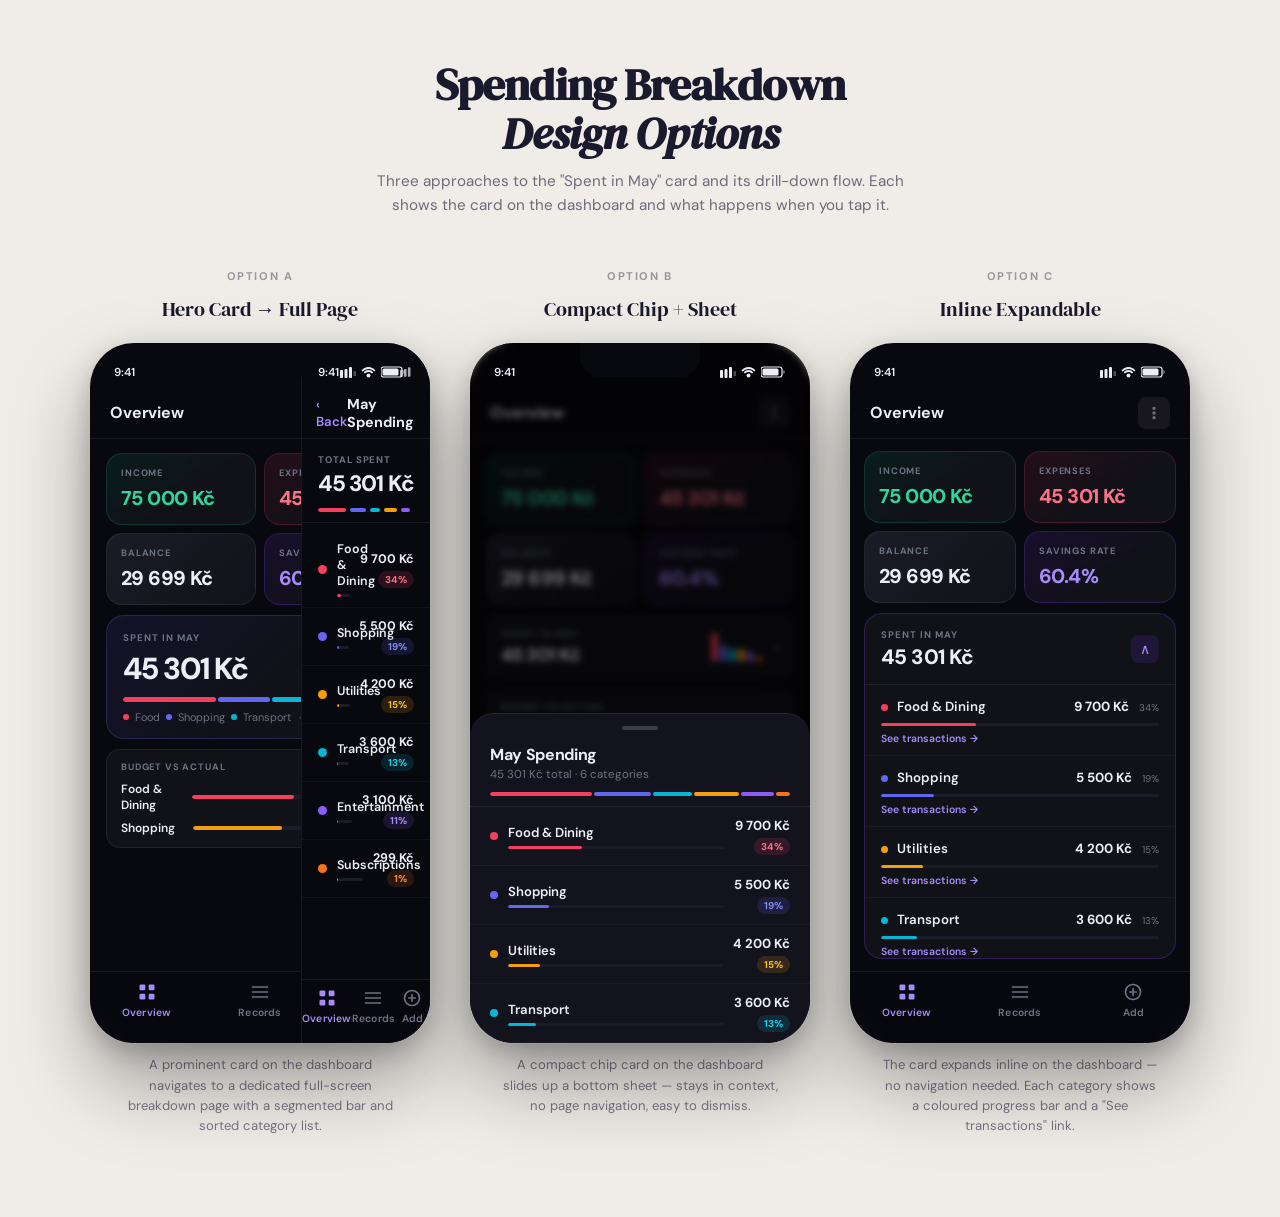
<file: design-options.html>
<!DOCTYPE html>
<html lang="en">
<head>
<meta charset="UTF-8">
<meta name="viewport" content="width=device-width, initial-scale=1.0">
<title>Spending Breakdown — Design Options</title>
<link rel="preconnect" href="https://fonts.googleapis.com">
<link href="https://fonts.googleapis.com/css2?family=DM+Serif+Display:ital@0;1&family=DM+Sans:wght@300;400;500;600;700&display=swap" rel="stylesheet">
<style>
  *, *::before, *::after { box-sizing: border-box; margin: 0; padding: 0; }

  body {
    font-family: 'DM Sans', sans-serif;
    background: #f0ede8;
    min-height: 100vh;
    padding: 60px 24px 80px;
  }

  .page-title {
    text-align: center;
    margin-bottom: 12px;
  }
  .page-title h1 {
    font-family: 'DM Serif Display', serif;
    font-size: clamp(1.8rem, 4vw, 2.8rem);
    color: #1a1a2e;
    letter-spacing: -0.02em;
    line-height: 1.1;
  }
  .page-title p {
    margin-top: 10px;
    color: #6b6b7a;
    font-size: 0.95rem;
    max-width: 540px;
    margin-inline: auto;
    line-height: 1.6;
  }

  .options-row {
    display: flex;
    gap: 40px;
    justify-content: center;
    flex-wrap: wrap;
    margin-top: 52px;
    align-items: flex-start;
  }

  .option {
    display: flex;
    flex-direction: column;
    align-items: center;
    gap: 20px;
  }

  .option-label {
    font-size: 0.7rem;
    font-weight: 700;
    letter-spacing: 0.14em;
    text-transform: uppercase;
    color: #9b95a0;
  }

  .option-title {
    font-family: 'DM Serif Display', serif;
    font-size: 1.25rem;
    color: #1a1a2e;
    text-align: center;
    margin-top: -8px;
  }

  .option-desc {
    font-size: 0.82rem;
    color: #7a7585;
    text-align: center;
    max-width: 280px;
    line-height: 1.55;
    margin-top: -8px;
  }

  /* ── Phone frame ─────────────────────────────────────────────── */
  .phone {
    width: 340px;
    height: 700px;
    background: #08080f;
    border-radius: 44px;
    overflow: hidden;
    position: relative;
    box-shadow:
      0 0 0 1px rgba(255,255,255,0.08),
      0 40px 80px rgba(0,0,0,0.35),
      0 8px 24px rgba(0,0,0,0.2);
    flex-shrink: 0;
  }

  /* notch */
  .phone::before {
    content: '';
    position: absolute;
    top: 0; left: 50%; transform: translateX(-50%);
    width: 120px; height: 34px;
    background: #08080f;
    border-radius: 0 0 20px 20px;
    z-index: 100;
  }

  /* status bar time */
  .status-bar {
    display: flex;
    align-items: center;
    justify-content: space-between;
    padding: 14px 24px 0;
    font-size: 0.72rem;
    font-weight: 600;
    color: #ededf5;
    position: relative;
    z-index: 99;
    height: 44px;
  }

  .status-icons {
    display: flex;
    gap: 5px;
    align-items: center;
  }

  .status-bar svg { display: block; }

  /* app chrome */
  .app-header {
    height: 52px;
    display: flex;
    align-items: center;
    justify-content: space-between;
    padding: 0 20px;
    border-bottom: 1px solid rgba(255,255,255,0.07);
  }
  .app-header-title {
    font-size: 1rem;
    font-weight: 700;
    color: #ededf5;
    letter-spacing: -0.01em;
  }
  .app-header-icon {
    width: 32px; height: 32px;
    border-radius: 8px;
    background: rgba(255,255,255,0.06);
    display: flex; align-items: center; justify-content: center;
  }
  .app-header-back {
    display: flex; align-items: center; gap: 4px;
    color: #a78bfa; font-size: 0.82rem; font-weight: 600;
    cursor: pointer;
  }

  .bottom-nav {
    position: absolute;
    bottom: 0; left: 0; right: 0;
    height: 72px;
    background: rgba(8,8,15,0.96);
    border-top: 1px solid rgba(255,255,255,0.07);
    display: flex;
    align-items: flex-start;
    padding-top: 10px;
    backdrop-filter: blur(12px);
  }
  .nav-item {
    flex: 1;
    display: flex;
    flex-direction: column;
    align-items: center;
    gap: 4px;
    font-size: 0.65rem;
    font-weight: 600;
    color: #6b7280;
    letter-spacing: 0.02em;
  }
  .nav-item.active { color: #a78bfa; }
  .nav-item svg { display: block; }

  .scroll-area {
    overflow: hidden;
    height: calc(700px - 44px - 52px - 72px);
    display: flex;
    flex-direction: column;
    gap: 12px;
    padding: 14px 16px;
  }

  /* ── App design tokens ────────────────────────────────────────── */
  :root {
    --bg:        #08080f;
    --surface:   #111118;
    --surface-2: #1c1c28;
    --surface-3: #252535;
    --border:    rgba(255,255,255,0.07);
    --primary:   #7c3aed;
    --primary-2: #6366f1;
    --green:     #10b981;
    --red:       #f43f5e;
    --yellow:    #f59e0b;
    --text:      #ededf5;
    --muted:     #6b7280;
  }

  /* ── Summary cards (shared) ──────────────────────────────────── */
  .summary-grid {
    display: grid;
    grid-template-columns: 1fr 1fr;
    gap: 8px;
  }
  .summary-card {
    border-radius: 16px;
    padding: 13px 14px;
    border: 1px solid var(--border);
    background: var(--surface);
  }
  .card-label {
    font-size: 0.58rem;
    font-weight: 700;
    color: var(--muted);
    text-transform: uppercase;
    letter-spacing: 0.09em;
    margin-bottom: 6px;
  }
  .card-value {
    font-size: 1.25rem;
    font-weight: 800;
    letter-spacing: -0.03em;
    color: var(--text);
  }
  .card-income .card-value   { color: #34d399; }
  .card-expense .card-value  { color: #fb7185; }
  .card-income  { background: linear-gradient(145deg, rgba(16,185,129,0.12), var(--surface) 60%); border-color: rgba(16,185,129,0.2); }
  .card-expense { background: linear-gradient(145deg, rgba(244,63,94,0.12), var(--surface) 60%); border-color: rgba(244,63,94,0.2); }
  .card-balance { background: linear-gradient(135deg, var(--surface-2), var(--surface)); }
  .card-savings { background: linear-gradient(145deg, rgba(124,58,237,0.14), var(--surface) 60%); border-color: rgba(124,58,237,0.25); }
  .card-savings .card-value  { color: #a78bfa; }

  /* ── Category data ───────────────────────────────────────────── */
  /* colors: Food=pink, Shopping=indigo, Utilities=yellow, Transport=cyan, Entertainment=purple, Subs=orange */

  /* ═══════════════════════════════════════════════════════════════
     OPTION A
  ═══════════════════════════════════════════════════════════════ */
  .opt-a-card {
    background: var(--surface);
    border: 1px solid var(--border);
    border-radius: 18px;
    padding: 14px 16px;
    cursor: pointer;
    transition: border-color 0.15s;
  }
  .opt-a-card-header {
    display: flex;
    justify-content: space-between;
    align-items: baseline;
    margin-bottom: 10px;
  }
  .opt-a-card-label {
    font-size: 0.6rem;
    font-weight: 700;
    color: var(--muted);
    text-transform: uppercase;
    letter-spacing: 0.1em;
  }
  .opt-a-card-hint {
    font-size: 0.68rem;
    color: #a78bfa;
    font-weight: 600;
  }
  .opt-a-amount {
    font-size: 1.9rem;
    font-weight: 800;
    letter-spacing: -0.04em;
    color: var(--text);
    line-height: 1;
    margin-bottom: 12px;
  }
  .opt-a-bar {
    height: 5px;
    border-radius: 99px;
    overflow: hidden;
    display: flex;
    gap: 2px;
    margin-bottom: 8px;
  }
  .opt-a-bar-seg { height: 100%; border-radius: 99px; }
  .opt-a-categories-hint {
    font-size: 0.68rem;
    color: var(--muted);
    display: flex;
    align-items: center;
    gap: 6px;
  }
  .opt-a-dot { width: 6px; height: 6px; border-radius: 50%; display: inline-block; }

  /* breakdown page */
  .breakdown-page {
    position: absolute;
    inset: 0;
    background: var(--bg);
    z-index: 50;
    display: flex;
    flex-direction: column;
  }
  .breakdown-total-row {
    padding: 14px 16px 10px;
    border-bottom: 1px solid var(--border);
  }
  .breakdown-total-label {
    font-size: 0.6rem;
    font-weight: 700;
    color: var(--muted);
    text-transform: uppercase;
    letter-spacing: 0.1em;
    margin-bottom: 3px;
  }
  .breakdown-total-amount {
    font-size: 1.7rem;
    font-weight: 800;
    letter-spacing: -0.04em;
    color: var(--text);
  }
  .breakdown-total-bar {
    height: 4px;
    border-radius: 99px;
    overflow: hidden;
    display: flex;
    gap: 2px;
    margin-top: 10px;
  }

  .cat-list { flex: 1; overflow: hidden; padding: 8px 0; }
  .cat-row {
    display: flex;
    align-items: center;
    gap: 10px;
    padding: 10px 16px;
    border-bottom: 1px solid rgba(255,255,255,0.04);
    cursor: pointer;
  }
  .cat-dot { width: 9px; height: 9px; border-radius: 50%; flex-shrink: 0; }
  .cat-info { flex: 1; min-width: 0; }
  .cat-name { font-size: 0.85rem; font-weight: 600; color: var(--text); }
  .cat-bar-wrap { height: 3px; background: var(--surface-2); border-radius: 99px; margin-top: 5px; overflow: hidden; }
  .cat-bar-fill { height: 100%; border-radius: 99px; }
  .cat-right { text-align: right; flex-shrink: 0; }
  .cat-amount { font-size: 0.85rem; font-weight: 700; color: var(--text); }
  .cat-pct {
    font-size: 0.65rem;
    font-weight: 700;
    padding: 2px 7px;
    border-radius: 99px;
    margin-top: 4px;
    display: inline-block;
  }

  /* ═══════════════════════════════════════════════════════════════
     OPTION B — Bottom Sheet
  ═══════════════════════════════════════════════════════════════ */
  .opt-b-chip {
    background: var(--surface);
    border: 1px solid var(--border);
    border-radius: 14px;
    padding: 11px 14px;
    display: flex;
    align-items: center;
    gap: 12px;
    cursor: pointer;
  }
  .opt-b-chip-left { flex: 1; min-width: 0; }
  .opt-b-chip-label {
    font-size: 0.6rem;
    font-weight: 700;
    color: var(--muted);
    text-transform: uppercase;
    letter-spacing: 0.1em;
    margin-bottom: 3px;
  }
  .opt-b-chip-amount {
    font-size: 1.15rem;
    font-weight: 800;
    letter-spacing: -0.03em;
    color: var(--text);
  }
  .opt-b-mini-bar {
    width: 52px;
    height: 28px;
    display: flex;
    align-items: flex-end;
    gap: 2px;
    flex-shrink: 0;
  }
  .opt-b-mini-seg {
    flex: 1;
    border-radius: 3px 3px 0 0;
    min-height: 4px;
  }
  .opt-b-chip-arrow { color: #a78bfa; font-size: 1rem; font-weight: 300; }

  /* bottom sheet overlay */
  .sheet-overlay {
    position: absolute;
    inset: 0;
    z-index: 50;
    background: rgba(0,0,0,0.55);
    backdrop-filter: blur(3px);
  }
  .sheet-panel {
    position: absolute;
    bottom: 0; left: 0; right: 0;
    background: #13131e;
    border-radius: 24px 24px 0 0;
    border-top: 1px solid rgba(255,255,255,0.08);
    padding-bottom: 0;
    max-height: 76%;
    display: flex;
    flex-direction: column;
  }
  .sheet-handle {
    width: 36px; height: 4px;
    background: rgba(255,255,255,0.18);
    border-radius: 99px;
    margin: 12px auto 0;
    flex-shrink: 0;
  }
  .sheet-title-row {
    padding: 14px 20px 10px;
    border-bottom: 1px solid var(--border);
    flex-shrink: 0;
  }
  .sheet-title {
    font-size: 1rem;
    font-weight: 700;
    color: var(--text);
    letter-spacing: -0.02em;
  }
  .sheet-subtitle {
    font-size: 0.72rem;
    color: var(--muted);
    margin-top: 2px;
  }
  .sheet-cat-list { overflow: hidden; flex: 1; }
  .sheet-cat-row {
    display: flex;
    align-items: center;
    gap: 10px;
    padding: 10px 20px;
    border-bottom: 1px solid rgba(255,255,255,0.04);
  }

  /* ═══════════════════════════════════════════════════════════════
     OPTION C — Inline Expandable
  ═══════════════════════════════════════════════════════════════ */
  .opt-c-card {
    background: var(--surface);
    border: 1px solid rgba(124,58,237,0.3);
    border-radius: 18px;
    overflow: hidden;
    cursor: pointer;
  }
  .opt-c-header {
    display: flex;
    align-items: center;
    justify-content: space-between;
    padding: 14px 16px;
  }
  .opt-c-header-left { display: flex; flex-direction: column; gap: 2px; }
  .opt-c-header-label {
    font-size: 0.6rem;
    font-weight: 700;
    color: var(--muted);
    text-transform: uppercase;
    letter-spacing: 0.1em;
  }
  .opt-c-header-amount {
    font-size: 1.3rem;
    font-weight: 800;
    letter-spacing: -0.03em;
    color: var(--text);
  }
  .opt-c-chevron {
    width: 28px; height: 28px;
    border-radius: 8px;
    background: rgba(124,58,237,0.15);
    display: flex; align-items: center; justify-content: center;
    color: #a78bfa;
    font-size: 0.9rem;
  }
  .opt-c-divider { height: 1px; background: rgba(255,255,255,0.06); }
  .opt-c-cat-row {
    padding: 10px 16px;
    border-bottom: 1px solid rgba(255,255,255,0.04);
  }
  .opt-c-cat-row:last-child { border-bottom: none; }
  .opt-c-cat-top {
    display: flex;
    justify-content: space-between;
    align-items: baseline;
    margin-bottom: 7px;
  }
  .opt-c-cat-name { font-size: 0.83rem; font-weight: 600; color: var(--text); }
  .opt-c-cat-right { text-align: right; }
  .opt-c-cat-amount { font-size: 0.83rem; font-weight: 700; color: var(--text); }
  .opt-c-cat-pct { font-size: 0.62rem; color: var(--muted); margin-left: 6px; }
  .opt-c-prog { height: 3px; background: var(--surface-2); border-radius: 99px; overflow: hidden; }
  .opt-c-prog-fill { height: 100%; border-radius: 99px; }
  .opt-c-see-all {
    font-size: 0.65rem;
    font-weight: 600;
    color: #a78bfa;
    margin-top: 6px;
    display: block;
  }

  /* ── Responsive ───────────────────────────────────────────────── */
  @media (max-width: 1100px) {
    .options-row { gap: 28px; }
  }
  @media (max-width: 760px) {
    .phone { width: 300px; height: 620px; }
    .opt-a-amount { font-size: 1.5rem; }
    .options-row { gap: 40px; }
  }
</style>
</head>
<body>

<div class="page-title">
  <h1>Spending Breakdown<br><em>Design Options</em></h1>
  <p>Three approaches to the "Spent in May" card and its drill-down flow. Each shows the card on the dashboard and what happens when you tap it.</p>
</div>

<div class="options-row">

  <!-- ══════════════════════ OPTION A ══════════════════════ -->
  <div class="option">
    <span class="option-label">Option A</span>
    <div class="option-title">Hero Card → Full Page</div>

    <div class="phone">
      <!-- Status bar -->
      <div class="status-bar">
        <span>9:41</span>
        <div class="status-icons">
          <svg width="16" height="11" viewBox="0 0 16 11" fill="#ededf5"><rect x="0" y="3" width="3" height="8" rx="1"/><rect x="4.5" y="2" width="3" height="9" rx="1"/><rect x="9" y="0" width="3" height="11" rx="1"/><rect x="13.5" y="4" width="2.5" height="5" rx="0.5" opacity=".3"/></svg>
          <svg width="15" height="11" viewBox="0 0 15 11" fill="#ededf5"><path d="M7.5 2C9.8 2 11.9 3 13.3 4.6l1.2-1.2A9.5 9.5 0 007.5 0a9.5 9.5 0 00-7 3.4L1.7 4.6A7.5 7.5 0 017.5 2z"/><path d="M7.5 5c1.4 0 2.7.6 3.6 1.5l1.2-1.2A6.5 6.5 0 007.5 3 6.5 6.5 0 002.7 5.3l1.2 1.2A4.5 4.5 0 017.5 5z"/><circle cx="7.5" cy="8.5" r="2"/></svg>
          <svg width="25" height="12" viewBox="0 0 25 12" fill="none"><rect x="0" y="1" width="21" height="10" rx="2.5" stroke="#ededf5" stroke-width="1.2"/><rect x="1.5" y="2.5" width="16" height="7" rx="1.5" fill="#ededf5"/><path d="M22 4v4a2 2 0 000-4z" fill="#ededf5" opacity=".4"/></svg>
        </div>
      </div>

      <!-- App header -->
      <div class="app-header">
        <span class="app-header-title">Overview</span>
        <div class="app-header-icon">
          <svg viewBox="0 0 24 24" width="16" height="16" fill="none" stroke="#6b7280" stroke-width="2"><circle cx="12" cy="5" r="1.5" fill="#6b7280"/><circle cx="12" cy="12" r="1.5" fill="#6b7280"/><circle cx="12" cy="19" r="1.5" fill="#6b7280"/></svg>
        </div>
      </div>

      <!-- Dashboard content -->
      <div class="scroll-area" style="gap:10px;">
        <!-- Summary grid -->
        <div class="summary-grid">
          <div class="summary-card card-income">
            <div class="card-label">Income</div>
            <div class="card-value">75 000 Kč</div>
          </div>
          <div class="summary-card card-expense">
            <div class="card-label">Expenses</div>
            <div class="card-value">45 301 Kč</div>
          </div>
          <div class="summary-card card-balance">
            <div class="card-label">Balance</div>
            <div class="card-value">29 699 Kč</div>
          </div>
          <div class="summary-card card-savings">
            <div class="card-label">Savings Rate</div>
            <div class="card-value">60.4%</div>
          </div>
        </div>

        <!-- ★ SPENT IN MAY HERO CARD ★ -->
        <div class="opt-a-card" style="background: linear-gradient(135deg, rgba(99,102,241,0.12) 0%, #111118 60%); border-color: rgba(99,102,241,0.25);">
          <div class="opt-a-card-header">
            <span class="opt-a-card-label">Spent in May</span>
            <span class="opt-a-card-hint">6 categories →</span>
          </div>
          <div class="opt-a-amount">45 301 Kč</div>
          <!-- Segmented bar -->
          <div class="opt-a-bar">
            <div class="opt-a-bar-seg" style="width:34%; background:#f43f5e;"></div>
            <div class="opt-a-bar-seg" style="width:19%; background:#6366f1;"></div>
            <div class="opt-a-bar-seg" style="width:13%; background:#06b6d4;"></div>
            <div class="opt-a-bar-seg" style="width:15%; background:#f59e0b;"></div>
            <div class="opt-a-bar-seg" style="width:11%; background:#8b5cf6;"></div>
            <div class="opt-a-bar-seg" style="flex:1; background:#f97316;"></div>
          </div>
          <div class="opt-a-categories-hint">
            <span class="opt-a-dot" style="background:#f43f5e;"></span> Food
            <span class="opt-a-dot" style="background:#6366f1;"></span> Shopping
            <span class="opt-a-dot" style="background:#06b6d4;"></span> Transport
            <span style="color:#6b7280;margin-left:2px;">+3 more</span>
          </div>
        </div>

        <!-- Budget strip -->
        <div style="background:#111118; border:1px solid rgba(255,255,255,0.07); border-radius:14px; padding:11px 14px;">
          <div style="font-size:0.58rem;font-weight:700;color:#6b7280;text-transform:uppercase;letter-spacing:.09em;margin-bottom:8px;">Budget vs Actual</div>
          <div style="display:flex;flex-direction:column;gap:7px;">
            <div style="display:flex;justify-content:space-between;align-items:center;gap:8px;font-size:0.75rem;">
              <span style="color:#ededf5;font-weight:600;flex:1;">Food & Dining</span>
              <div style="flex:2;height:4px;background:#1c1c28;border-radius:99px;overflow:hidden;"><div style="width:81%;height:100%;background:#f43f5e;border-radius:99px;"></div></div>
              <span style="color:#6b7280;font-size:0.65rem;white-space:nowrap;">9 700 / 12 000</span>
            </div>
            <div style="display:flex;justify-content:space-between;align-items:center;gap:8px;font-size:0.75rem;">
              <span style="color:#ededf5;font-weight:600;flex:1;">Shopping</span>
              <div style="flex:2;height:4px;background:#1c1c28;border-radius:99px;overflow:hidden;"><div style="width:69%;height:100%;background:#f59e0b;border-radius:99px;"></div></div>
              <span style="color:#6b7280;font-size:0.65rem;white-space:nowrap;">5 500 / 8 000</span>
            </div>
          </div>
        </div>
      </div>

      <!-- breakdown page overlay — SHOWN SIDE BY SIDE as "next screen" via absolute + shifted right -->
      <!-- We show it as peeking out from the right edge to imply navigation -->
      <div class="breakdown-page" style="left:62%; border-left:1px solid rgba(255,255,255,0.06); display:flex; flex-direction:column;">
        <div style="height:44px; display:flex; align-items:center; padding:14px 16px 0; font-size:0.72rem; font-weight:600; color:#ededf5;">9:41
          <div style="margin-left:auto;display:flex;gap:4px;opacity:.7;">
            <svg width="14" height="10" viewBox="0 0 16 11" fill="#ededf5"><rect x="0" y="3" width="3" height="8" rx="1"/><rect x="4.5" y="2" width="3" height="9" rx="1"/><rect x="9" y="0" width="3" height="11" rx="1"/></svg>
          </div>
        </div>
        <div class="app-header" style="padding: 0 14px;">
          <span class="app-header-back">‹ Back</span>
          <span style="font-size:.9rem;font-weight:700;color:#ededf5;">May Spending</span>
          <span style="width:40px;"></span>
        </div>

        <!-- total + bar -->
        <div class="breakdown-total-row">
          <div class="breakdown-total-label">Total Spent</div>
          <div class="breakdown-total-amount" style="font-size:1.4rem;">45 301 Kč</div>
          <div class="breakdown-total-bar">
            <div style="width:34%;background:#f43f5e;border-radius:99px;"></div>
            <div style="width:19%;background:#6366f1;border-radius:99px;margin-left:2px;"></div>
            <div style="width:13%;background:#06b6d4;border-radius:99px;margin-left:2px;"></div>
            <div style="width:15%;background:#f59e0b;border-radius:99px;margin-left:2px;"></div>
            <div style="width:11%;background:#8b5cf6;border-radius:99px;margin-left:2px;"></div>
            <div style="flex:1;background:#f97316;border-radius:99px;margin-left:2px;"></div>
          </div>
        </div>

        <div class="cat-list">
          <!-- Food -->
          <div class="cat-row">
            <div class="cat-dot" style="background:#f43f5e;"></div>
            <div class="cat-info">
              <div class="cat-name" style="font-size:.78rem;">Food & Dining</div>
              <div class="cat-bar-wrap"><div class="cat-bar-fill" style="width:34%;background:#f43f5e;"></div></div>
            </div>
            <div class="cat-right">
              <div class="cat-amount" style="font-size:.78rem;">9 700 Kč</div>
              <span class="cat-pct" style="background:rgba(244,63,94,0.15);color:#fb7185;font-size:.62rem;">34%</span>
            </div>
          </div>
          <!-- Shopping -->
          <div class="cat-row">
            <div class="cat-dot" style="background:#6366f1;"></div>
            <div class="cat-info">
              <div class="cat-name" style="font-size:.78rem;">Shopping</div>
              <div class="cat-bar-wrap"><div class="cat-bar-fill" style="width:19%;background:#6366f1;"></div></div>
            </div>
            <div class="cat-right">
              <div class="cat-amount" style="font-size:.78rem;">5 500 Kč</div>
              <span class="cat-pct" style="background:rgba(99,102,241,0.15);color:#818cf8;font-size:.62rem;">19%</span>
            </div>
          </div>
          <!-- Utilities -->
          <div class="cat-row">
            <div class="cat-dot" style="background:#f59e0b;"></div>
            <div class="cat-info">
              <div class="cat-name" style="font-size:.78rem;">Utilities</div>
              <div class="cat-bar-wrap"><div class="cat-bar-fill" style="width:15%;background:#f59e0b;"></div></div>
            </div>
            <div class="cat-right">
              <div class="cat-amount" style="font-size:.78rem;">4 200 Kč</div>
              <span class="cat-pct" style="background:rgba(245,158,11,0.15);color:#fbbf24;font-size:.62rem;">15%</span>
            </div>
          </div>
          <!-- Transport -->
          <div class="cat-row">
            <div class="cat-dot" style="background:#06b6d4;"></div>
            <div class="cat-info">
              <div class="cat-name" style="font-size:.78rem;">Transport</div>
              <div class="cat-bar-wrap"><div class="cat-bar-fill" style="width:13%;background:#06b6d4;"></div></div>
            </div>
            <div class="cat-right">
              <div class="cat-amount" style="font-size:.78rem;">3 600 Kč</div>
              <span class="cat-pct" style="background:rgba(6,182,212,0.15);color:#22d3ee;font-size:.62rem;">13%</span>
            </div>
          </div>
          <!-- Entertainment -->
          <div class="cat-row">
            <div class="cat-dot" style="background:#8b5cf6;"></div>
            <div class="cat-info">
              <div class="cat-name" style="font-size:.78rem;">Entertainment</div>
              <div class="cat-bar-wrap"><div class="cat-bar-fill" style="width:11%;background:#8b5cf6;"></div></div>
            </div>
            <div class="cat-right">
              <div class="cat-amount" style="font-size:.78rem;">3 100 Kč</div>
              <span class="cat-pct" style="background:rgba(139,92,246,0.15);color:#a78bfa;font-size:.62rem;">11%</span>
            </div>
          </div>
          <!-- Subscriptions -->
          <div class="cat-row">
            <div class="cat-dot" style="background:#f97316;"></div>
            <div class="cat-info">
              <div class="cat-name" style="font-size:.78rem;">Subscriptions</div>
              <div class="cat-bar-wrap"><div class="cat-bar-fill" style="width:1%;background:#f97316;"></div></div>
            </div>
            <div class="cat-right">
              <div class="cat-amount" style="font-size:.78rem;">299 Kč</div>
              <span class="cat-pct" style="background:rgba(249,115,22,0.15);color:#fb923c;font-size:.62rem;">1%</span>
            </div>
          </div>
        </div>

        <!-- bottom nav -->
        <div class="bottom-nav" style="position:relative;height:64px;padding-top:8px;border-top:1px solid rgba(255,255,255,0.07);">
          <div class="nav-item active">
            <svg viewBox="0 0 24 24" width="20" height="20" fill="currentColor"><rect x="3" y="3" width="7" height="7" rx="1.5"/><rect x="14" y="3" width="7" height="7" rx="1.5"/><rect x="3" y="14" width="7" height="7" rx="1.5"/><rect x="14" y="14" width="7" height="7" rx="1.5"/></svg>
            Overview
          </div>
          <div class="nav-item">
            <svg viewBox="0 0 24 24" width="20" height="20" fill="none" stroke="currentColor" stroke-width="2" stroke-linecap="round"><line x1="3" y1="6" x2="21" y2="6"/><line x1="3" y1="12" x2="21" y2="12"/><line x1="3" y1="18" x2="21" y2="18"/></svg>
            Records
          </div>
          <div class="nav-item">
            <svg viewBox="0 0 24 24" width="20" height="20" fill="none" stroke="currentColor" stroke-width="2" stroke-linecap="round"><circle cx="12" cy="12" r="9"/><line x1="12" y1="8" x2="12" y2="16"/><line x1="8" y1="12" x2="16" y2="12"/></svg>
            Add
          </div>
        </div>
      </div>

      <!-- Bottom nav -->
      <div class="bottom-nav">
        <div class="nav-item active">
          <svg viewBox="0 0 24 24" width="20" height="20" fill="currentColor"><rect x="3" y="3" width="7" height="7" rx="1.5"/><rect x="14" y="3" width="7" height="7" rx="1.5"/><rect x="3" y="14" width="7" height="7" rx="1.5"/><rect x="14" y="14" width="7" height="7" rx="1.5"/></svg>
          Overview
        </div>
        <div class="nav-item">
          <svg viewBox="0 0 24 24" width="20" height="20" fill="none" stroke="currentColor" stroke-width="2" stroke-linecap="round"><line x1="3" y1="6" x2="21" y2="6"/><line x1="3" y1="12" x2="21" y2="12"/><line x1="3" y1="18" x2="21" y2="18"/></svg>
          Records
        </div>
        <div class="nav-item">
          <svg viewBox="0 0 24 24" width="20" height="20" fill="none" stroke="currentColor" stroke-width="2" stroke-linecap="round"><circle cx="12" cy="12" r="9"/><line x1="12" y1="8" x2="12" y2="16"/><line x1="8" y1="12" x2="16" y2="12"/></svg>
          Add
        </div>
      </div>
    </div>

    <p class="option-desc">A prominent card on the dashboard navigates to a dedicated full-screen breakdown page with a segmented bar and sorted category list.</p>
  </div>

  <!-- ══════════════════════ OPTION B ══════════════════════ -->
  <div class="option">
    <span class="option-label">Option B</span>
    <div class="option-title">Compact Chip + Sheet</div>

    <div class="phone">
      <div class="status-bar">
        <span>9:41</span>
        <div class="status-icons">
          <svg width="16" height="11" viewBox="0 0 16 11" fill="#ededf5"><rect x="0" y="3" width="3" height="8" rx="1"/><rect x="4.5" y="2" width="3" height="9" rx="1"/><rect x="9" y="0" width="3" height="11" rx="1"/><rect x="13.5" y="4" width="2.5" height="5" rx="0.5" opacity=".3"/></svg>
          <svg width="15" height="11" viewBox="0 0 15 11" fill="#ededf5"><path d="M7.5 2C9.8 2 11.9 3 13.3 4.6l1.2-1.2A9.5 9.5 0 007.5 0a9.5 9.5 0 00-7 3.4L1.7 4.6A7.5 7.5 0 017.5 2z"/><path d="M7.5 5c1.4 0 2.7.6 3.6 1.5l1.2-1.2A6.5 6.5 0 007.5 3 6.5 6.5 0 002.7 5.3l1.2 1.2A4.5 4.5 0 017.5 5z"/><circle cx="7.5" cy="8.5" r="2"/></svg>
          <svg width="25" height="12" viewBox="0 0 25 12" fill="none"><rect x="0" y="1" width="21" height="10" rx="2.5" stroke="#ededf5" stroke-width="1.2"/><rect x="1.5" y="2.5" width="16" height="7" rx="1.5" fill="#ededf5"/><path d="M22 4v4a2 2 0 000-4z" fill="#ededf5" opacity=".4"/></svg>
        </div>
      </div>
      <div class="app-header">
        <span class="app-header-title">Overview</span>
        <div class="app-header-icon">
          <svg viewBox="0 0 24 24" width="16" height="16" fill="none" stroke="#6b7280" stroke-width="2"><circle cx="12" cy="5" r="1.5" fill="#6b7280"/><circle cx="12" cy="12" r="1.5" fill="#6b7280"/><circle cx="12" cy="19" r="1.5" fill="#6b7280"/></svg>
        </div>
      </div>

      <div class="scroll-area" style="gap:10px;">
        <div class="summary-grid">
          <div class="summary-card card-income">
            <div class="card-label">Income</div>
            <div class="card-value">75 000 Kč</div>
          </div>
          <div class="summary-card card-expense">
            <div class="card-label">Expenses</div>
            <div class="card-value">45 301 Kč</div>
          </div>
          <div class="summary-card card-balance">
            <div class="card-label">Balance</div>
            <div class="card-value">29 699 Kč</div>
          </div>
          <div class="summary-card card-savings">
            <div class="card-label">Savings Rate</div>
            <div class="card-value">60.4%</div>
          </div>
        </div>

        <!-- ★ COMPACT CHIP ★ -->
        <div class="opt-b-chip">
          <div class="opt-b-chip-left">
            <div class="opt-b-chip-label">Spent in May</div>
            <div class="opt-b-chip-amount">45 301 Kč</div>
          </div>
          <!-- mini bar chart -->
          <div class="opt-b-mini-bar">
            <div class="opt-b-mini-seg" style="height:100%;background:#f43f5e;"></div>
            <div class="opt-b-mini-seg" style="height:56%;background:#6366f1;"></div>
            <div class="opt-b-mini-seg" style="height:44%;background:#06b6d4;"></div>
            <div class="opt-b-mini-seg" style="height:44%;background:#f59e0b;"></div>
            <div class="opt-b-mini-seg" style="height:32%;background:#8b5cf6;"></div>
            <div class="opt-b-mini-seg" style="height:4%;background:#f97316;"></div>
          </div>
          <span class="opt-b-chip-arrow">›</span>
        </div>

        <!-- Budget strip (smaller) -->
        <div style="background:#111118; border:1px solid rgba(255,255,255,0.07); border-radius:14px; padding:11px 14px;">
          <div style="font-size:0.58rem;font-weight:700;color:#6b7280;text-transform:uppercase;letter-spacing:.09em;margin-bottom:8px;">Budget vs Actual</div>
          <div style="display:flex;flex-direction:column;gap:6px;">
            <div style="display:flex;justify-content:space-between;align-items:center;gap:8px;">
              <span style="color:#ededf5;font-weight:600;font-size:0.75rem;flex:1;">Food & Dining</span>
              <div style="flex:2;height:4px;background:#1c1c28;border-radius:99px;overflow:hidden;"><div style="width:81%;height:100%;background:#f43f5e;border-radius:99px;"></div></div>
              <span style="color:#6b7280;font-size:0.62rem;">81%</span>
            </div>
            <div style="display:flex;justify-content:space-between;align-items:center;gap:8px;">
              <span style="color:#ededf5;font-weight:600;font-size:0.75rem;flex:1;">Shopping</span>
              <div style="flex:2;height:4px;background:#1c1c28;border-radius:99px;overflow:hidden;"><div style="width:69%;height:100%;background:#f59e0b;border-radius:99px;"></div></div>
              <span style="color:#6b7280;font-size:0.62rem;">69%</span>
            </div>
            <div style="display:flex;justify-content:space-between;align-items:center;gap:8px;">
              <span style="color:#ededf5;font-weight:600;font-size:0.75rem;flex:1;">Transport</span>
              <div style="flex:2;height:4px;background:#1c1c28;border-radius:99px;overflow:hidden;"><div style="width:90%;height:100%;background:#f43f5e;border-radius:99px;"></div></div>
              <span style="color:#6b7280;font-size:0.62rem;">90%</span>
            </div>
          </div>
        </div>
      </div>

      <!-- Bottom sheet overlay -->
      <div class="sheet-overlay">
        <div class="sheet-panel">
          <div class="sheet-handle"></div>
          <div class="sheet-title-row">
            <div class="sheet-title">May Spending</div>
            <div class="sheet-subtitle">45 301 Kč total · 6 categories</div>
            <!-- mini segmented bar -->
            <div style="height:4px;border-radius:99px;overflow:hidden;display:flex;gap:2px;margin-top:10px;">
              <div style="width:34%;background:#f43f5e;border-radius:99px;"></div>
              <div style="width:19%;background:#6366f1;border-radius:99px;"></div>
              <div style="width:13%;background:#06b6d4;border-radius:99px;"></div>
              <div style="width:15%;background:#f59e0b;border-radius:99px;"></div>
              <div style="width:11%;background:#8b5cf6;border-radius:99px;"></div>
              <div style="flex:1;background:#f97316;border-radius:99px;"></div>
            </div>
          </div>
          <div class="sheet-cat-list">
            <div class="sheet-cat-row">
              <div class="cat-dot" style="background:#f43f5e;width:8px;height:8px;"></div>
              <div class="cat-info">
                <div style="font-size:.82rem;font-weight:600;color:#ededf5;">Food & Dining</div>
                <div style="height:3px;background:#1c1c28;border-radius:99px;margin-top:5px;overflow:hidden;"><div style="width:34%;height:100%;background:#f43f5e;border-radius:99px;"></div></div>
              </div>
              <div style="text-align:right;">
                <div style="font-size:.82rem;font-weight:700;color:#ededf5;">9 700 Kč</div>
                <span style="font-size:.62rem;font-weight:700;padding:2px 7px;border-radius:99px;background:rgba(244,63,94,.15);color:#fb7185;">34%</span>
              </div>
            </div>
            <div class="sheet-cat-row">
              <div class="cat-dot" style="background:#6366f1;width:8px;height:8px;"></div>
              <div class="cat-info">
                <div style="font-size:.82rem;font-weight:600;color:#ededf5;">Shopping</div>
                <div style="height:3px;background:#1c1c28;border-radius:99px;margin-top:5px;overflow:hidden;"><div style="width:19%;height:100%;background:#6366f1;border-radius:99px;"></div></div>
              </div>
              <div style="text-align:right;">
                <div style="font-size:.82rem;font-weight:700;color:#ededf5;">5 500 Kč</div>
                <span style="font-size:.62rem;font-weight:700;padding:2px 7px;border-radius:99px;background:rgba(99,102,241,.15);color:#818cf8;">19%</span>
              </div>
            </div>
            <div class="sheet-cat-row">
              <div class="cat-dot" style="background:#f59e0b;width:8px;height:8px;"></div>
              <div class="cat-info">
                <div style="font-size:.82rem;font-weight:600;color:#ededf5;">Utilities</div>
                <div style="height:3px;background:#1c1c28;border-radius:99px;margin-top:5px;overflow:hidden;"><div style="width:15%;height:100%;background:#f59e0b;border-radius:99px;"></div></div>
              </div>
              <div style="text-align:right;">
                <div style="font-size:.82rem;font-weight:700;color:#ededf5;">4 200 Kč</div>
                <span style="font-size:.62rem;font-weight:700;padding:2px 7px;border-radius:99px;background:rgba(245,158,11,.15);color:#fbbf24;">15%</span>
              </div>
            </div>
            <div class="sheet-cat-row">
              <div class="cat-dot" style="background:#06b6d4;width:8px;height:8px;"></div>
              <div class="cat-info">
                <div style="font-size:.82rem;font-weight:600;color:#ededf5;">Transport</div>
                <div style="height:3px;background:#1c1c28;border-radius:99px;margin-top:5px;overflow:hidden;"><div style="width:13%;height:100%;background:#06b6d4;border-radius:99px;"></div></div>
              </div>
              <div style="text-align:right;">
                <div style="font-size:.82rem;font-weight:700;color:#ededf5;">3 600 Kč</div>
                <span style="font-size:.62rem;font-weight:700;padding:2px 7px;border-radius:99px;background:rgba(6,182,212,.15);color:#22d3ee;">13%</span>
              </div>
            </div>
          </div>
        </div>
      </div>

      <div class="bottom-nav">
        <div class="nav-item active"><svg viewBox="0 0 24 24" width="20" height="20" fill="currentColor"><rect x="3" y="3" width="7" height="7" rx="1.5"/><rect x="14" y="3" width="7" height="7" rx="1.5"/><rect x="3" y="14" width="7" height="7" rx="1.5"/><rect x="14" y="14" width="7" height="7" rx="1.5"/></svg>Overview</div>
        <div class="nav-item"><svg viewBox="0 0 24 24" width="20" height="20" fill="none" stroke="currentColor" stroke-width="2" stroke-linecap="round"><line x1="3" y1="6" x2="21" y2="6"/><line x1="3" y1="12" x2="21" y2="12"/><line x1="3" y1="18" x2="21" y2="18"/></svg>Records</div>
        <div class="nav-item"><svg viewBox="0 0 24 24" width="20" height="20" fill="none" stroke="currentColor" stroke-width="2" stroke-linecap="round"><circle cx="12" cy="12" r="9"/><line x1="12" y1="8" x2="12" y2="16"/><line x1="8" y1="12" x2="16" y2="12"/></svg>Add</div>
      </div>
    </div>

    <p class="option-desc">A compact chip card on the dashboard slides up a bottom sheet — stays in context, no page navigation, easy to dismiss.</p>
  </div>

  <!-- ══════════════════════ OPTION C ══════════════════════ -->
  <div class="option">
    <span class="option-label">Option C</span>
    <div class="option-title">Inline Expandable</div>

    <div class="phone">
      <div class="status-bar">
        <span>9:41</span>
        <div class="status-icons">
          <svg width="16" height="11" viewBox="0 0 16 11" fill="#ededf5"><rect x="0" y="3" width="3" height="8" rx="1"/><rect x="4.5" y="2" width="3" height="9" rx="1"/><rect x="9" y="0" width="3" height="11" rx="1"/><rect x="13.5" y="4" width="2.5" height="5" rx="0.5" opacity=".3"/></svg>
          <svg width="15" height="11" viewBox="0 0 15 11" fill="#ededf5"><path d="M7.5 2C9.8 2 11.9 3 13.3 4.6l1.2-1.2A9.5 9.5 0 007.5 0a9.5 9.5 0 00-7 3.4L1.7 4.6A7.5 7.5 0 017.5 2z"/><path d="M7.5 5c1.4 0 2.7.6 3.6 1.5l1.2-1.2A6.5 6.5 0 007.5 3 6.5 6.5 0 002.7 5.3l1.2 1.2A4.5 4.5 0 017.5 5z"/><circle cx="7.5" cy="8.5" r="2"/></svg>
          <svg width="25" height="12" viewBox="0 0 25 12" fill="none"><rect x="0" y="1" width="21" height="10" rx="2.5" stroke="#ededf5" stroke-width="1.2"/><rect x="1.5" y="2.5" width="16" height="7" rx="1.5" fill="#ededf5"/><path d="M22 4v4a2 2 0 000-4z" fill="#ededf5" opacity=".4"/></svg>
        </div>
      </div>
      <div class="app-header">
        <span class="app-header-title">Overview</span>
        <div class="app-header-icon"><svg viewBox="0 0 24 24" width="16" height="16" fill="none" stroke="#6b7280" stroke-width="2"><circle cx="12" cy="5" r="1.5" fill="#6b7280"/><circle cx="12" cy="12" r="1.5" fill="#6b7280"/><circle cx="12" cy="19" r="1.5" fill="#6b7280"/></svg></div>
      </div>

      <div class="scroll-area" style="gap:10px; padding:12px 14px;">
        <div class="summary-grid">
          <div class="summary-card card-income">
            <div class="card-label">Income</div>
            <div class="card-value">75 000 Kč</div>
          </div>
          <div class="summary-card card-expense">
            <div class="card-label">Expenses</div>
            <div class="card-value">45 301 Kč</div>
          </div>
          <div class="summary-card card-balance">
            <div class="card-label">Balance</div>
            <div class="card-value">29 699 Kč</div>
          </div>
          <div class="summary-card card-savings">
            <div class="card-label">Savings Rate</div>
            <div class="card-value">60.4%</div>
          </div>
        </div>

        <!-- ★ INLINE EXPANDABLE ★ -->
        <div class="opt-c-card">
          <div class="opt-c-header">
            <div class="opt-c-header-left">
              <span class="opt-c-header-label">Spent in May</span>
              <span class="opt-c-header-amount">45 301 Kč</span>
            </div>
            <div class="opt-c-chevron">∧</div>
          </div>
          <div class="opt-c-divider"></div>

          <!-- Category rows (expanded state) -->
          <div class="opt-c-cat-row">
            <div class="opt-c-cat-top">
              <span class="opt-c-cat-name">
                <span style="display:inline-block;width:7px;height:7px;border-radius:50%;background:#f43f5e;margin-right:6px;vertical-align:middle;"></span>
                Food & Dining
              </span>
              <div class="opt-c-cat-right">
                <span class="opt-c-cat-amount">9 700 Kč</span>
                <span class="opt-c-cat-pct">34%</span>
              </div>
            </div>
            <div class="opt-c-prog"><div class="opt-c-prog-fill" style="width:34%;background:#f43f5e;"></div></div>
            <a class="opt-c-see-all">See transactions →</a>
          </div>

          <div class="opt-c-cat-row">
            <div class="opt-c-cat-top">
              <span class="opt-c-cat-name">
                <span style="display:inline-block;width:7px;height:7px;border-radius:50%;background:#6366f1;margin-right:6px;vertical-align:middle;"></span>
                Shopping
              </span>
              <div class="opt-c-cat-right">
                <span class="opt-c-cat-amount">5 500 Kč</span>
                <span class="opt-c-cat-pct">19%</span>
              </div>
            </div>
            <div class="opt-c-prog"><div class="opt-c-prog-fill" style="width:19%;background:#6366f1;"></div></div>
            <a class="opt-c-see-all">See transactions →</a>
          </div>

          <div class="opt-c-cat-row">
            <div class="opt-c-cat-top">
              <span class="opt-c-cat-name">
                <span style="display:inline-block;width:7px;height:7px;border-radius:50%;background:#f59e0b;margin-right:6px;vertical-align:middle;"></span>
                Utilities
              </span>
              <div class="opt-c-cat-right">
                <span class="opt-c-cat-amount">4 200 Kč</span>
                <span class="opt-c-cat-pct">15%</span>
              </div>
            </div>
            <div class="opt-c-prog"><div class="opt-c-prog-fill" style="width:15%;background:#f59e0b;"></div></div>
            <a class="opt-c-see-all">See transactions →</a>
          </div>

          <div class="opt-c-cat-row">
            <div class="opt-c-cat-top">
              <span class="opt-c-cat-name">
                <span style="display:inline-block;width:7px;height:7px;border-radius:50%;background:#06b6d4;margin-right:6px;vertical-align:middle;"></span>
                Transport
              </span>
              <div class="opt-c-cat-right">
                <span class="opt-c-cat-amount">3 600 Kč</span>
                <span class="opt-c-cat-pct">13%</span>
              </div>
            </div>
            <div class="opt-c-prog"><div class="opt-c-prog-fill" style="width:13%;background:#06b6d4;"></div></div>
            <a class="opt-c-see-all">See transactions →</a>
          </div>
        </div>
      </div>

      <div class="bottom-nav">
        <div class="nav-item active"><svg viewBox="0 0 24 24" width="20" height="20" fill="currentColor"><rect x="3" y="3" width="7" height="7" rx="1.5"/><rect x="14" y="3" width="7" height="7" rx="1.5"/><rect x="3" y="14" width="7" height="7" rx="1.5"/><rect x="14" y="14" width="7" height="7" rx="1.5"/></svg>Overview</div>
        <div class="nav-item"><svg viewBox="0 0 24 24" width="20" height="20" fill="none" stroke="currentColor" stroke-width="2" stroke-linecap="round"><line x1="3" y1="6" x2="21" y2="6"/><line x1="3" y1="12" x2="21" y2="12"/><line x1="3" y1="18" x2="21" y2="18"/></svg>Records</div>
        <div class="nav-item"><svg viewBox="0 0 24 24" width="20" height="20" fill="none" stroke="currentColor" stroke-width="2" stroke-linecap="round"><circle cx="12" cy="12" r="9"/><line x1="12" y1="8" x2="12" y2="16"/><line x1="8" y1="12" x2="16" y2="12"/></svg>Add</div>
      </div>
    </div>

    <p class="option-desc">The card expands inline on the dashboard — no navigation needed. Each category shows a coloured progress bar and a "See transactions" link.</p>
  </div>

</div><!-- end options-row -->

</body>
</html>
</file>
